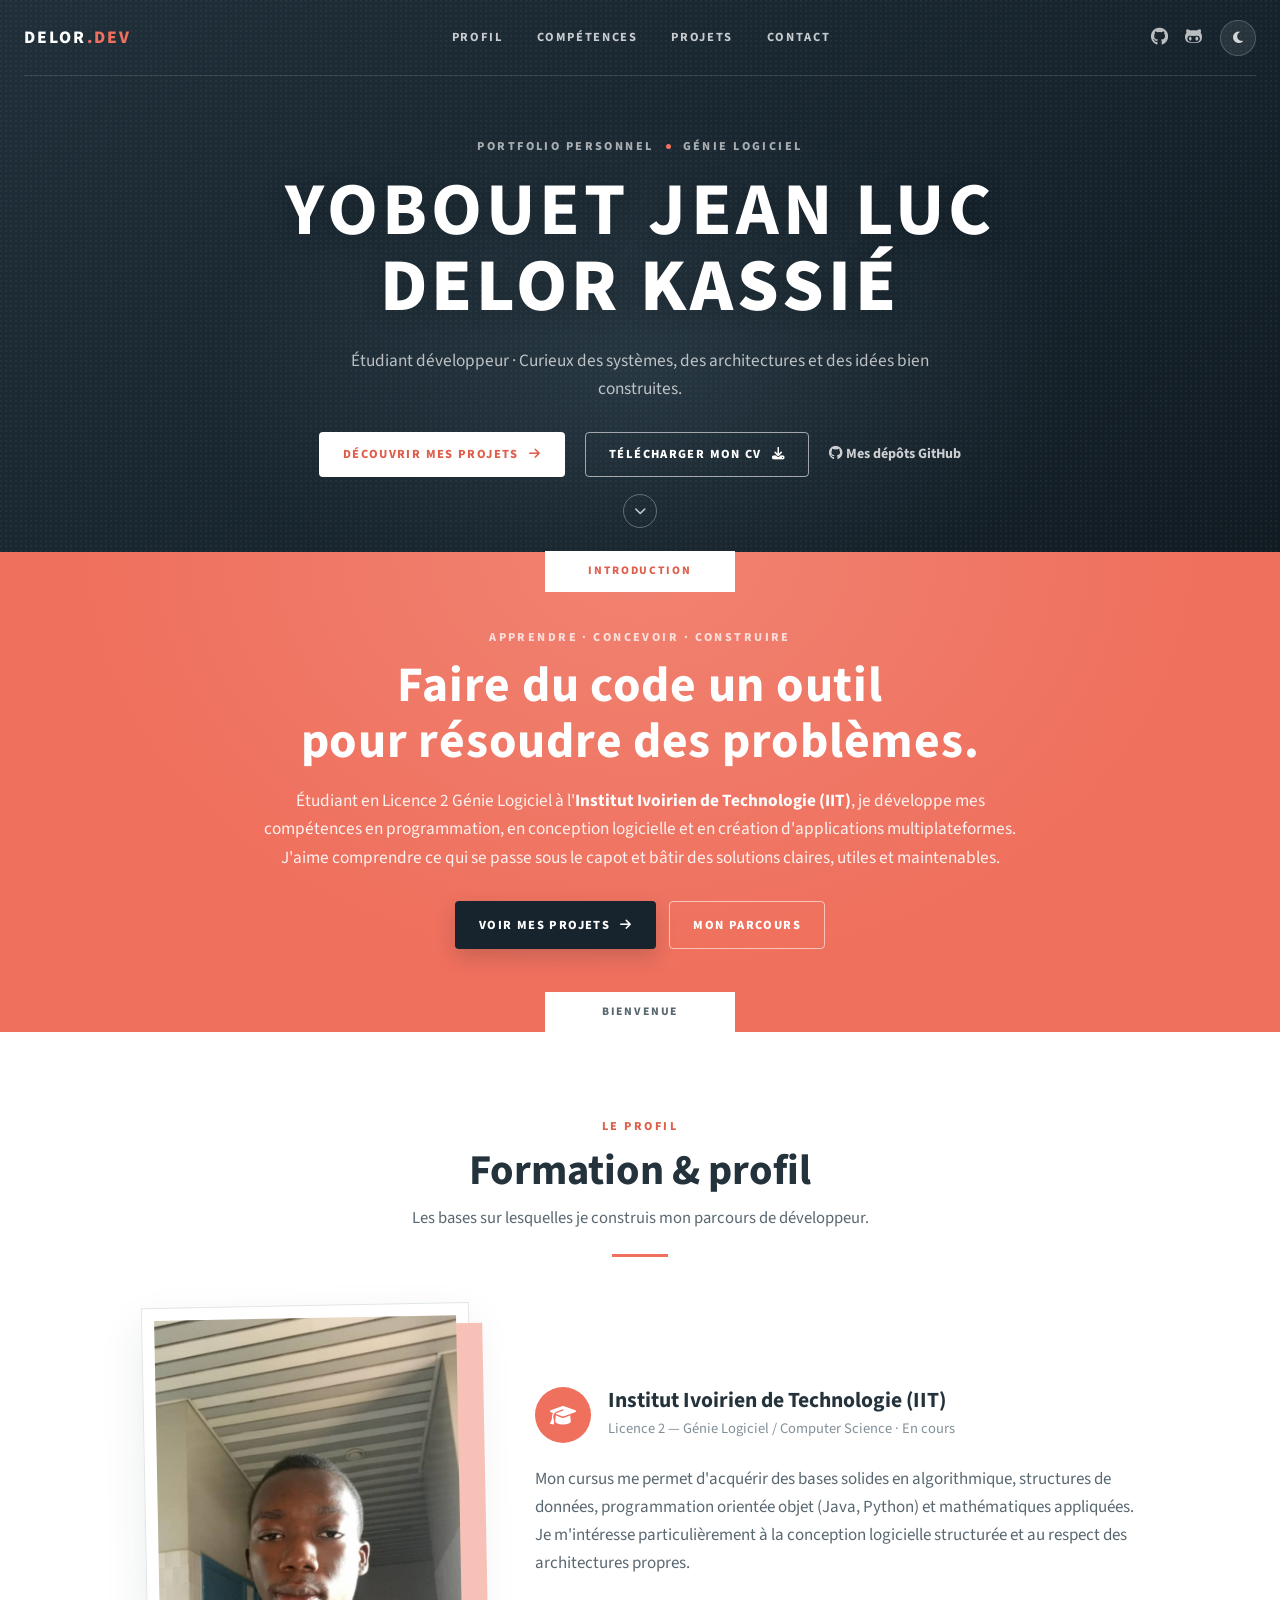
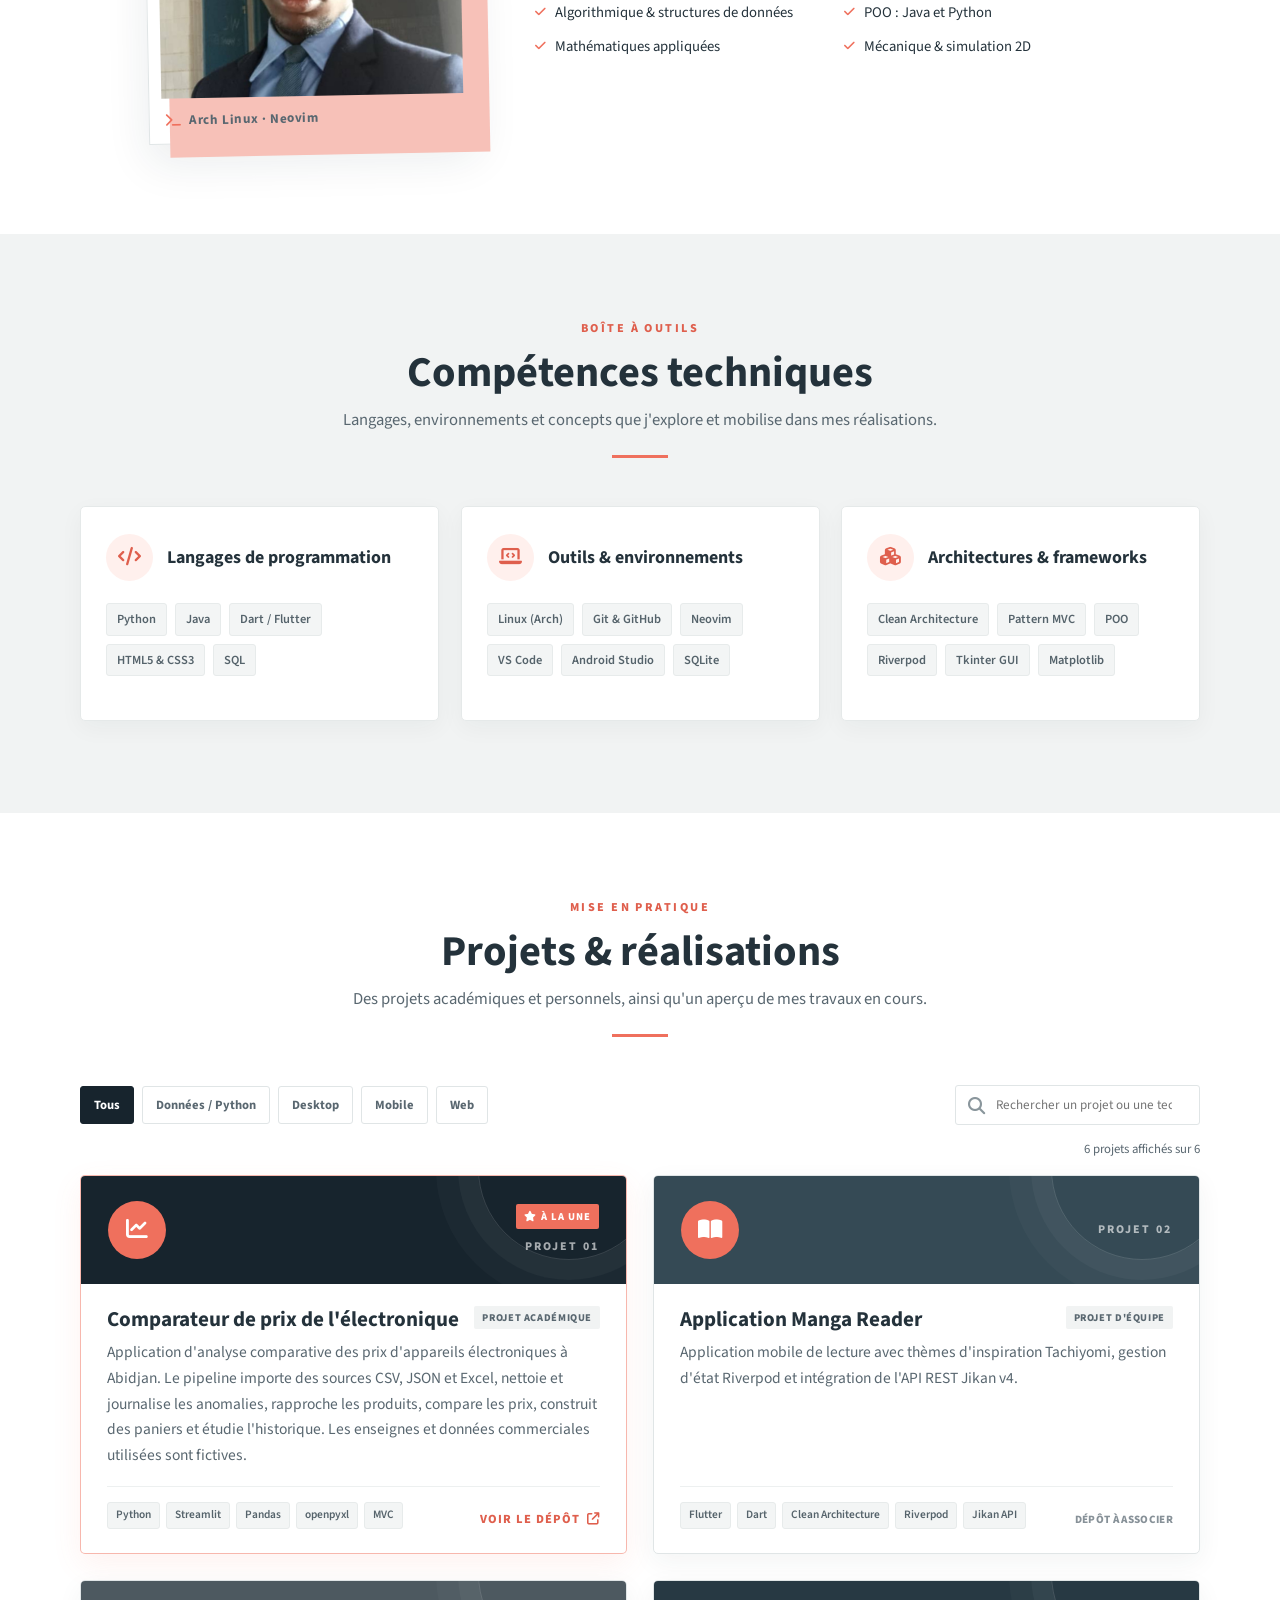
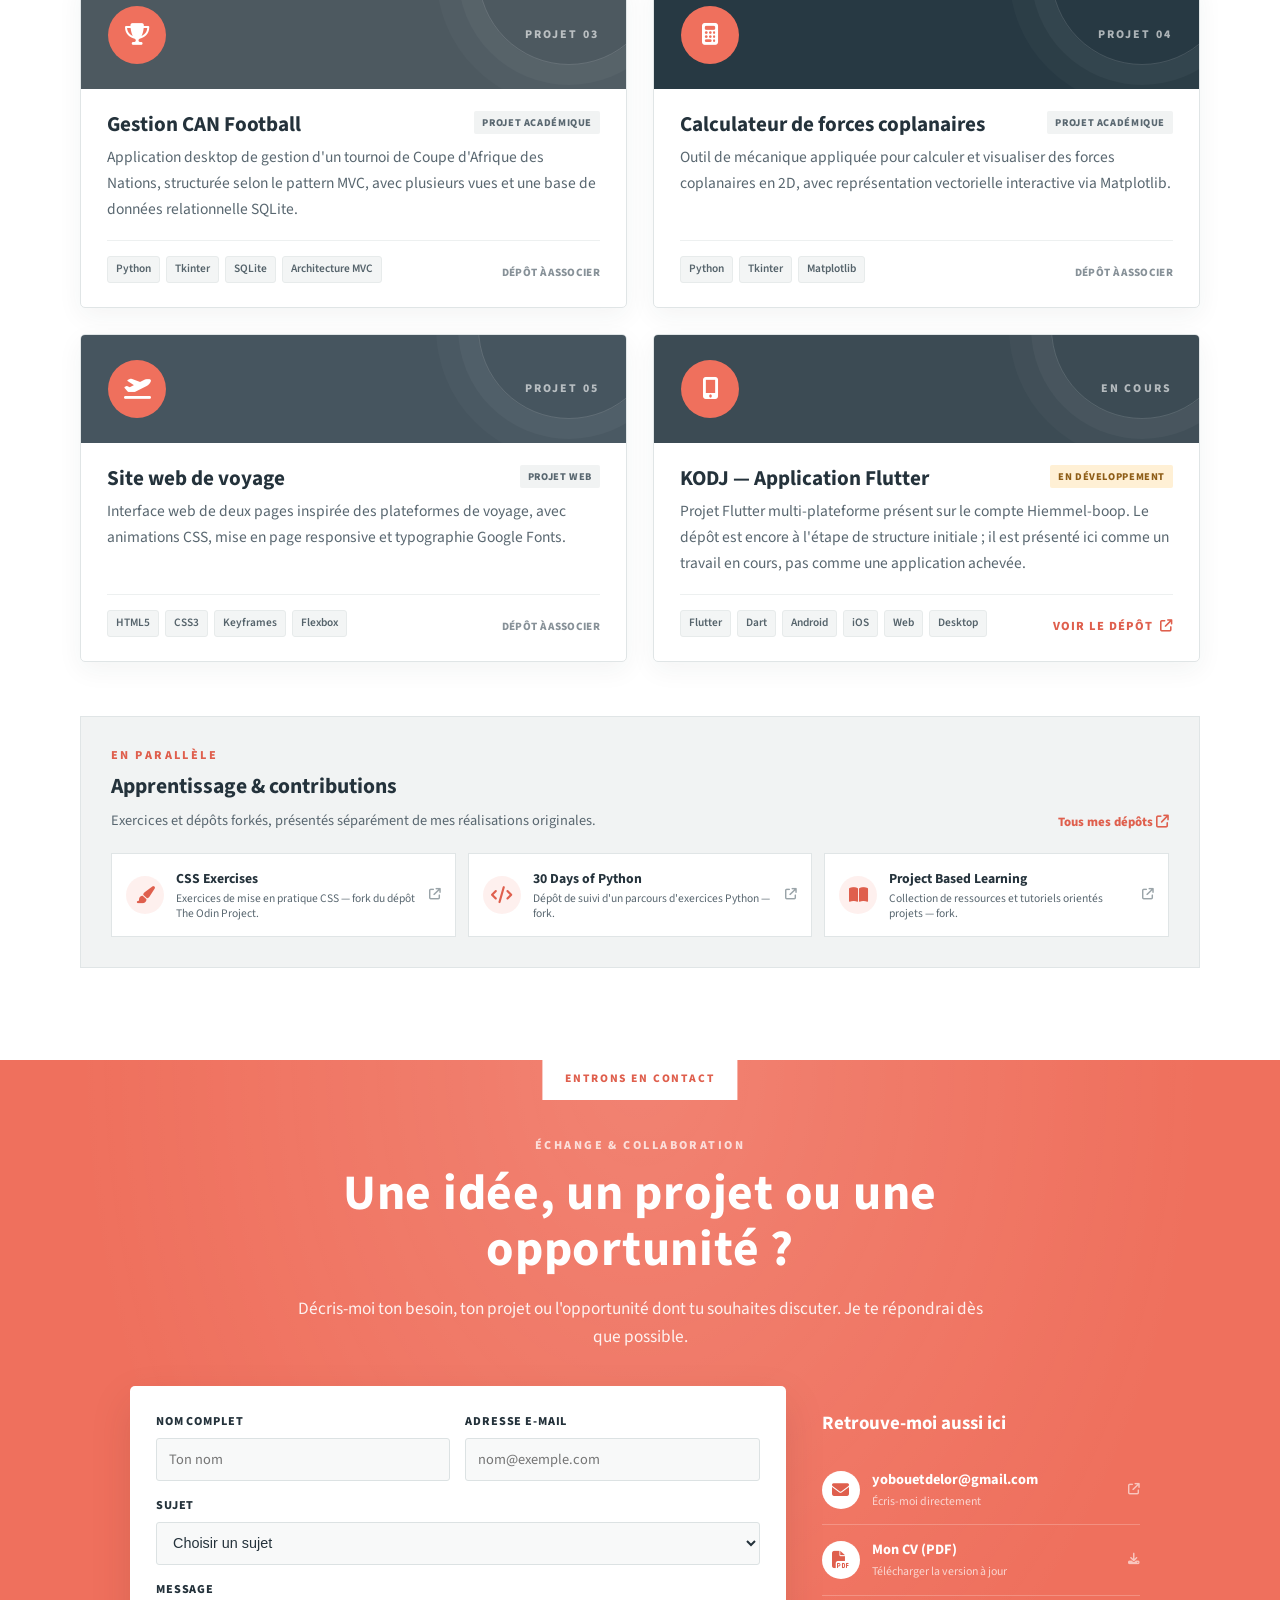
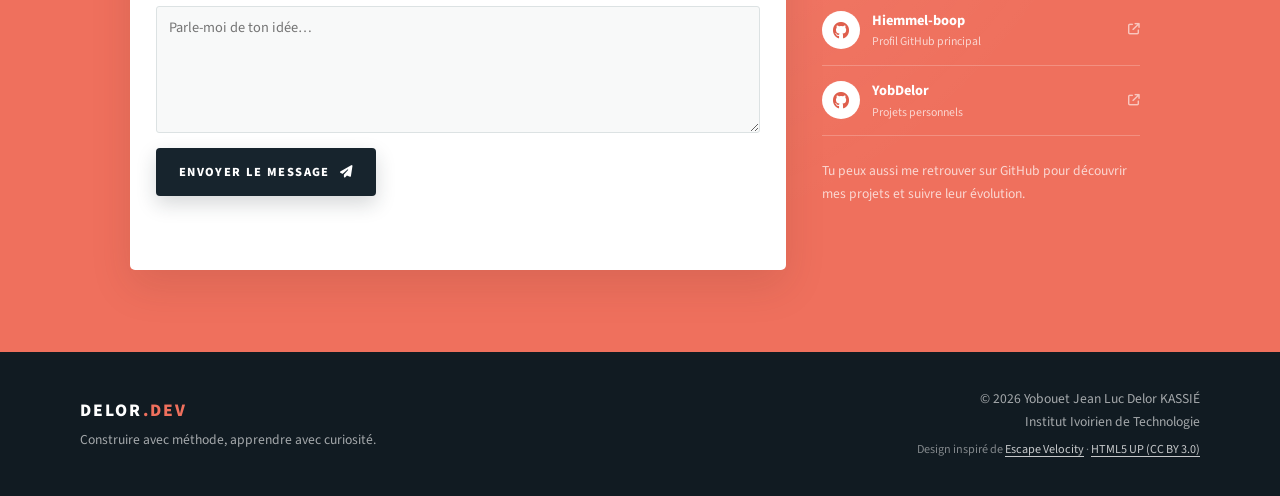
<file: index.html>
<!DOCTYPE html>
<html lang="fr" data-theme="light" class="scroll-smooth">
<head>
    <meta charset="UTF-8">
    <meta name="viewport" content="width=device-width, initial-scale=1.0">
    <meta name="theme-color" content="#17242d">
    <meta name="description" content="Portfolio de Yobouet Jean Luc Delor KASSIÉ, étudiant en génie logiciel : projets Python, Flutter, développement web et analyse de données.">
    <meta property="og:title" content="Yobouet Jean Luc Delor KASSIÉ — Portfolio">
    <meta property="og:description" content="Étudiant développeur. Projets, compétences et contact.">
    <meta property="og:type" content="website">
    <title>Yobouet Jean Luc Delor KASSIÉ — Portfolio</title>

    <link rel="preconnect" href="https://fonts.googleapis.com">
    <link rel="preconnect" href="https://fonts.gstatic.com" crossorigin>
    <link href="https://fonts.googleapis.com/css2?family=Source+Sans+3:wght@400;500;600;700;800&display=swap" rel="stylesheet">
    <link rel="stylesheet" href="https://cdnjs.cloudflare.com/ajax/libs/font-awesome/6.4.0/css/all.min.css">
    <link rel="stylesheet" href="assets/css/style.css">
</head>
<body>
    <div class="scroll-progress" aria-hidden="true"><span id="scroll-progress-bar"></span></div>
    <a class="skip-link" href="#main-content">Aller au contenu</a>

    <header class="site-header" id="top">
        <div class="topbar">
            <a class="brand" href="#top" aria-label="Retour en haut de page">DELOR<span>.DEV</span></a>

            <button class="menu-toggle" id="mobile-menu-btn" type="button" aria-label="Ouvrir le menu" aria-controls="primary-navigation" aria-expanded="false">
                <i class="fa-solid fa-bars" aria-hidden="true"></i>
            </button>

            <nav class="main-nav" id="primary-navigation" aria-label="Navigation principale">
                <a href="#about">Profil</a>
                <a href="#skills">Compétences</a>
                <a href="#projects">Projets</a>
                <a href="#contact">Contact</a>
            </nav>

            <div class="top-actions">
                <div class="top-socials" aria-label="Réseaux sociaux">
                    <a href="https://github.com/Hiemmel-boop" target="_blank" rel="noopener noreferrer" aria-label="GitHub Hiemmel-boop" title="GitHub Hiemmel-boop"><i class="fa-brands fa-github" aria-hidden="true"></i></a>
                    <a href="https://github.com/YobDelor" target="_blank" rel="noopener noreferrer" aria-label="GitHub YobDelor" title="GitHub YobDelor"><i class="fa-brands fa-github-alt" aria-hidden="true"></i></a>
                </div>
                <button class="theme-toggle" id="theme-toggle" type="button" aria-label="Activer le thème sombre" title="Changer de thème"><i class="fa-solid fa-moon" aria-hidden="true"></i></button>
            </div>
        </div>

        <div class="masthead">
            <p class="masthead-kicker">Portfolio personnel <span></span> Génie logiciel</p>
            <h1>Yobouet Jean Luc<br><strong>Delor KASSIÉ</strong></h1>
            <p class="masthead-subtitle">Étudiant développeur · Curieux des systèmes, des architectures et des idées bien construites.</p>
            <div class="masthead-actions">
                <a class="button button-light" href="#projects">Découvrir mes projets <i class="fa-solid fa-arrow-right" aria-hidden="true"></i></a>
                <a class="button button-outline-light" href="assets/cv/CV_Yobouet_Delor_Kassie.pdf" download="CV_Yobouet_Delor_Kassie.pdf">Télécharger mon CV <i class="fa-solid fa-download" aria-hidden="true"></i></a>
                <a class="masthead-github" href="https://github.com/YobDelor" target="_blank" rel="noopener noreferrer"><i class="fa-brands fa-github" aria-hidden="true"></i> Mes dépôts GitHub</a>
            </div>
            <a class="masthead-scroll" href="#intro" aria-label="Découvrir le portfolio"><i class="fa-solid fa-chevron-down" aria-hidden="true"></i></a>
        </div>
    </header>

    <main id="main-content">
        <section class="intro-band" id="intro" aria-labelledby="intro-title">
            <div class="section-tab section-tab-light">Introduction</div>
            <div class="container intro-content">
                <p class="eyebrow eyebrow-light">Apprendre · Concevoir · Construire</p>
                <h2 id="intro-title">Faire du code un outil<br class="desktop-break"> pour résoudre des problèmes.</h2>
                <p>
                    Étudiant en Licence 2 Génie Logiciel à l'<strong>Institut Ivoirien de Technologie (IIT)</strong>,
                    je développe mes compétences en programmation, en conception logicielle et en création
                    d'applications multiplateformes. J'aime comprendre ce qui se passe sous le capot et bâtir
                    des solutions claires, utiles et maintenables.
                </p>
                <div class="intro-actions">
                    <a class="button button-dark" href="#projects">Voir mes projets <i class="fa-solid fa-arrow-right" aria-hidden="true"></i></a>
                    <a class="button button-outline-light" href="#about">Mon parcours</a>
                </div>
            </div>
            <div class="section-tab section-tab-bottom">Bienvenue</div>
        </section>

        <section class="content-section about-section" id="about" aria-labelledby="about-title">
            <div class="container">
                <header class="section-heading">
                    <p class="eyebrow">Le profil</p>
                    <h2 id="about-title">Formation &amp; profil</h2>
                    <p>Les bases sur lesquelles je construis mon parcours de développeur.</p>
                </header>

                <div class="about-layout">
                    <figure class="profile-frame">
                        <img src="assets/images/profile.jpg" alt="Portrait de Yobouet Jean Luc Delor KASSIÉ" loading="lazy">
                        <figcaption><i class="fa-solid fa-terminal" aria-hidden="true"></i> Arch Linux · Neovim</figcaption>
                    </figure>

                    <div class="about-copy">
                        <div class="about-title-row">
                            <span class="icon-disc"><i class="fa-solid fa-graduation-cap" aria-hidden="true"></i></span>
                            <div>
                                <h3>Institut Ivoirien de Technologie (IIT)</h3>
                                <p class="muted">Licence 2 — Génie Logiciel / Computer Science · En cours</p>
                            </div>
                        </div>
                        <p>
                            Mon cursus me permet d'acquérir des bases solides en algorithmique, structures de données,
                            programmation orientée objet (Java, Python) et mathématiques appliquées. Je m'intéresse
                            particulièrement à la conception logicielle structurée et au respect des architectures propres.
                        </p>
                        <div class="study-list" aria-label="Domaines étudiés">
                            <span><i class="fa-solid fa-check" aria-hidden="true"></i> Algorithmique &amp; structures de données</span>
                            <span><i class="fa-solid fa-check" aria-hidden="true"></i> POO : Java et Python</span>
                            <span><i class="fa-solid fa-check" aria-hidden="true"></i> Mathématiques appliquées</span>
                            <span><i class="fa-solid fa-check" aria-hidden="true"></i> Mécanique &amp; simulation 2D</span>
                        </div>
                    </div>
                </div>
            </div>
        </section>

        <section class="content-section skills-section" id="skills" aria-labelledby="skills-title">
            <div class="container">
                <header class="section-heading">
                    <p class="eyebrow">Boîte à outils</p>
                    <h2 id="skills-title">Compétences techniques</h2>
                    <p>Langages, environnements et concepts que j'explore et mobilise dans mes réalisations.</p>
                </header>
                <div class="skills-grid" id="skills-container" aria-live="polite">
                    <p class="loading-note">Chargement des compétences…</p>
                </div>
            </div>
        </section>

        <section class="content-section projects-section" id="projects" aria-labelledby="projects-title">
            <div class="container">
                <header class="section-heading">
                    <p class="eyebrow">Mise en pratique</p>
                    <h2 id="projects-title">Projets &amp; réalisations</h2>
                    <p>Des projets académiques et personnels, ainsi qu'un aperçu de mes travaux en cours.</p>
                </header>

                <div class="project-tools">
                    <div class="project-filters" role="group" aria-label="Filtrer les projets">
                        <button class="filter-button is-active" type="button" data-filter="all" aria-pressed="true">Tous</button>
                        <button class="filter-button" type="button" data-filter="data" aria-pressed="false">Données / Python</button>
                        <button class="filter-button" type="button" data-filter="desktop" aria-pressed="false">Desktop</button>
                        <button class="filter-button" type="button" data-filter="mobile" aria-pressed="false">Mobile</button>
                        <button class="filter-button" type="button" data-filter="web" aria-pressed="false">Web</button>
                    </div>
                    <label class="project-search">
                        <i class="fa-solid fa-magnifying-glass" aria-hidden="true"></i>
                        <input id="project-search" type="search" placeholder="Rechercher un projet ou une technologie…" aria-label="Rechercher un projet ou une technologie">
                    </label>
                </div>

                <p class="project-results" id="project-results" aria-live="polite"></p>
                <div class="projects-grid" id="projects-container" aria-live="polite">
                    <p class="loading-note">Chargement des projets…</p>
                </div>
                <p class="project-empty" id="project-empty" hidden>Aucun projet ne correspond à cette recherche. Essaie un autre filtre ou un autre mot-clé.</p>

                <aside class="learning-panel" aria-labelledby="learning-title">
                    <div class="learning-panel-heading">
                        <div>
                            <p class="eyebrow">En parallèle</p>
                            <h3 id="learning-title">Apprentissage &amp; contributions</h3>
                            <p>Exercices et dépôts forkés, présentés séparément de mes réalisations originales.</p>
                        </div>
                        <a class="text-link" href="https://github.com/Hiemmel-boop" target="_blank" rel="noopener noreferrer">Tous mes dépôts <i class="fa-solid fa-arrow-up-right-from-square" aria-hidden="true"></i></a>
                    </div>
                    <div class="learning-repos" id="learning-repos"></div>
                </aside>
            </div>
        </section>

        <section class="contact-band" id="contact" aria-labelledby="contact-title">
            <div class="section-tab section-tab-light">Entrons en contact</div>
            <div class="container contact-content">
                <p class="eyebrow eyebrow-light">Échange &amp; collaboration</p>
                <h2 id="contact-title">Une idée, un projet ou une opportunité ?</h2>
                <p>Décris-moi ton besoin, ton projet ou l'opportunité dont tu souhaites discuter. Je te répondrai dès que possible.</p>

                <div class="contact-layout">
                    <form class="contact-form" id="contact-form" name="contact" method="POST" action="https://formspree.io/f/xvkawkbw" data-mailto="yobouetdelor@gmail.com">
                        <div class="form-honeypot" aria-hidden="true">
                            <label>Ne pas remplir ce champ <input name="_gotcha" tabindex="-1" autocomplete="off"></label>
                        </div>
                        <div class="form-row">
                            <label for="contact-name">Nom complet</label>
                            <input id="contact-name" name="name" type="text" autocomplete="name" placeholder="Ton nom" required minlength="2">
                        </div>
                        <div class="form-row">
                            <label for="contact-email">Adresse e-mail</label>
                            <input id="contact-email" name="email" type="email" autocomplete="email" placeholder="nom@exemple.com" required>
                        </div>
                        <div class="form-row form-row-full">
                            <label for="contact-subject">Sujet</label>
                            <select id="contact-subject" name="subject" required>
                                <option value="">Choisir un sujet</option>
                                <option value="Proposition de collaboration">Proposition de collaboration</option>
                                <option value="Opportunité professionnelle">Opportunité professionnelle</option>
                                <option value="Question sur un projet">Question sur un projet</option>
                                <option value="Autre demande">Autre demande</option>
                            </select>
                        </div>
                        <div class="form-row form-row-full">
                            <label for="contact-message">Message</label>
                            <textarea id="contact-message" name="message" rows="5" placeholder="Parle-moi de ton idée…" required minlength="10"></textarea>
                        </div>
                        <div class="form-submit-row">
                            <button class="button button-dark" type="submit">Envoyer le message <i class="fa-solid fa-paper-plane" aria-hidden="true"></i></button>
                        </div>
                        <p class="form-status" id="form-status" role="status" aria-live="polite"></p>
                    </form>

                    <div class="contact-aside">
                        <h3>Retrouve-moi aussi ici</h3>
                        <a class="social-contact" href="mailto:yobouetdelor@gmail.com"><i class="fa-solid fa-envelope" aria-hidden="true"></i><span><strong>yobouetdelor@gmail.com</strong><small>Écris-moi directement</small></span><i class="fa-solid fa-arrow-up-right-from-square" aria-hidden="true"></i></a>
                        <a class="social-contact" href="assets/cv/CV_Yobouet_Delor_Kassie.pdf" download="CV_Yobouet_Delor_Kassie.pdf"><i class="fa-solid fa-file-pdf" aria-hidden="true"></i><span><strong>Mon CV (PDF)</strong><small>Télécharger la version à jour</small></span><i class="fa-solid fa-download" aria-hidden="true"></i></a>
                        <a class="social-contact" href="https://github.com/Hiemmel-boop" target="_blank" rel="noopener noreferrer"><i class="fa-brands fa-github" aria-hidden="true"></i><span><strong>Hiemmel-boop</strong><small>Profil GitHub principal</small></span><i class="fa-solid fa-arrow-up-right-from-square" aria-hidden="true"></i></a>
                        <a class="social-contact" href="https://github.com/YobDelor" target="_blank" rel="noopener noreferrer"><i class="fa-brands fa-github" aria-hidden="true"></i><span><strong>YobDelor</strong><small>Projets personnels</small></span><i class="fa-solid fa-arrow-up-right-from-square" aria-hidden="true"></i></a>
                        <p class="contact-note">Tu peux aussi me retrouver sur GitHub pour découvrir mes projets et suivre leur évolution.</p>
                    </div>
                </div>
            </div>
        </section>
    </main>

    <footer class="site-footer">
        <div class="container footer-inner">
            <div>
                <a class="footer-brand" href="#top">DELOR<span>.DEV</span></a>
                <p>Construire avec méthode, apprendre avec curiosité.</p>
            </div>
            <div class="footer-meta">
                <p>© 2026 Yobouet Jean Luc Delor KASSIÉ<br>Institut Ivoirien de Technologie</p>
                <p class="template-credit">Design inspiré de <a href="https://html5up.net/escape-velocity" target="_blank" rel="noopener noreferrer">Escape Velocity</a> · <a href="https://html5up.net/license" target="_blank" rel="noopener noreferrer">HTML5 UP (CC BY 3.0)</a></p>
            </div>
        </div>
    </footer>

    <button class="back-to-top" id="back-to-top" type="button" aria-label="Retour en haut de page" title="Retour en haut"><i class="fa-solid fa-arrow-up" aria-hidden="true"></i></button>

    <script src="assets/js/data.js"></script>
    <script src="assets/js/main.js"></script>
</body>
</html>
</file>
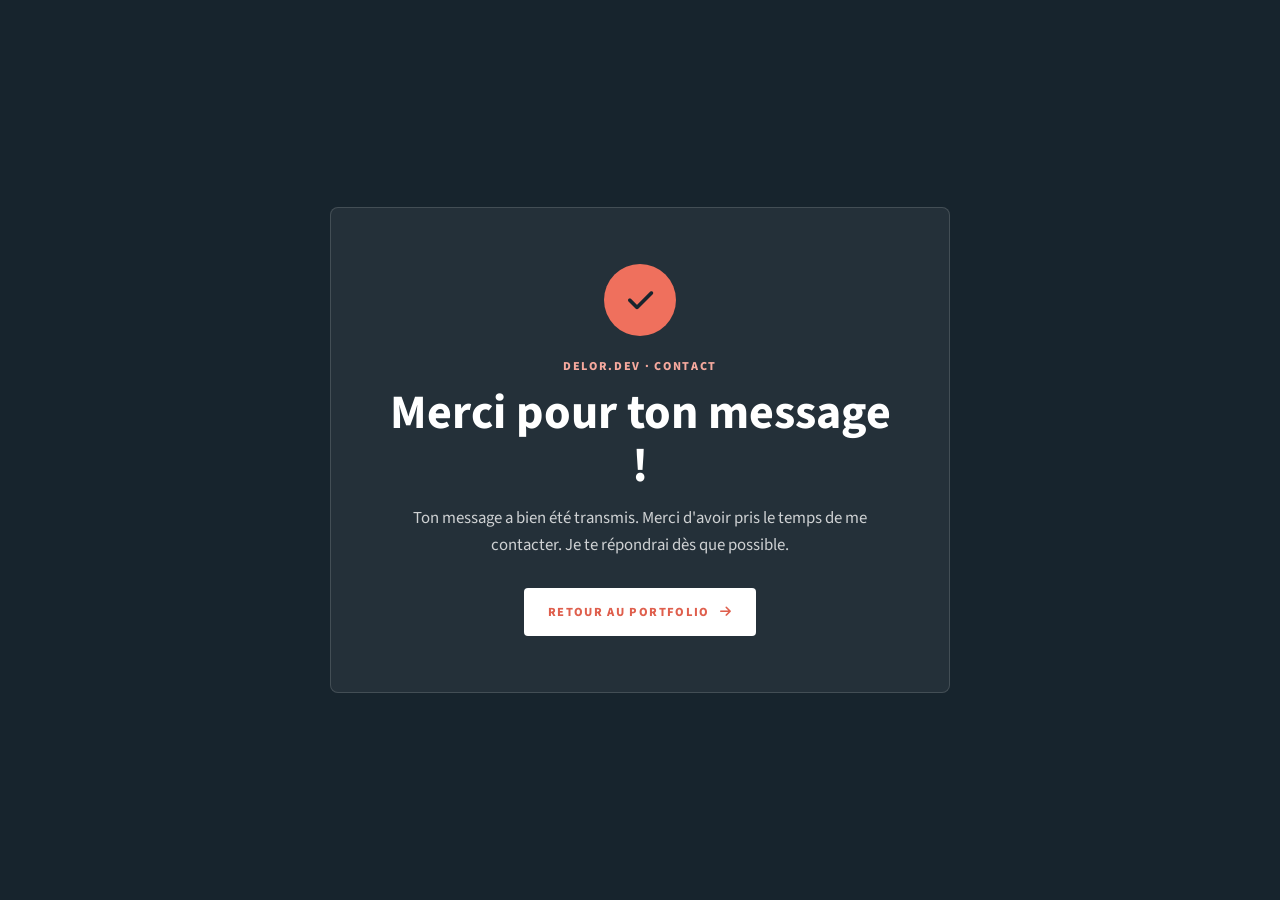
<file: merci.html>
<!DOCTYPE html>
<html lang="fr">
<head>
    <meta charset="UTF-8">
    <meta name="viewport" content="width=device-width, initial-scale=1.0">
    <meta name="theme-color" content="#17242d">
    <meta name="robots" content="noindex, follow">
    <title>Message envoyé — DELOR.DEV</title>
    <link rel="preconnect" href="https://fonts.googleapis.com">
    <link rel="preconnect" href="https://fonts.gstatic.com" crossorigin>
    <link href="https://fonts.googleapis.com/css2?family=Source+Sans+3:wght@400;500;600;700;800&display=swap" rel="stylesheet">
    <link rel="stylesheet" href="https://cdnjs.cloudflare.com/ajax/libs/font-awesome/6.4.0/css/all.min.css">
    <link rel="stylesheet" href="assets/css/style.css">
    <style>
        body { min-height: 100vh; display: grid; place-items: center; padding: 28px; background: #17242d; color: #fff; text-align: center; }
        main { width: min(100%, 620px); padding: clamp(28px, 6vw, 56px); background: rgba(255,255,255,.06); border: 1px solid rgba(255,255,255,.14); border-radius: 8px; }
        .success-icon { display: grid; width: 72px; height: 72px; margin: 0 auto 22px; place-items: center; color: #17242d; background: #ef705d; border-radius: 50%; font-size: 1.8rem; }
        h1 { margin: 0 0 12px; font-size: clamp(2rem, 5vw, 3rem); line-height: 1.1; }
        p { margin: 0 auto 28px; color: rgba(255,255,255,.78); font-size: 1.05rem; }
        .button { width: auto; }
    </style>
</head>
<body>
    <main>
        <div class="success-icon" aria-hidden="true"><i class="fa-solid fa-check"></i></div>
        <p class="eyebrow" style="color:#f6a99e; letter-spacing:.14em; text-transform:uppercase; font-weight:800;">DELOR.DEV · CONTACT</p>
        <h1>Merci pour ton message !</h1>
        <p>Ton message a bien été transmis. Merci d'avoir pris le temps de me contacter. Je te répondrai dès que possible.</p>
        <a class="button button-light" href="/">Retour au portfolio <i class="fa-solid fa-arrow-right" aria-hidden="true"></i></a>
    </main>
</body>
</html>
</file>
<file: assets/css/style.css>
/* -------------------------------------------------------------
   DELOR.DEV — visual direction inspired by HTML5 UP / Escape Velocity
   Palette: deep blue charcoal, warm coral, soft neutral white.
   ------------------------------------------------------------- */

:root {
    color-scheme: light;
    --ink: #24323b;
    --ink-soft: #596770;
    --night: #17242d;
    --night-deep: #111b22;
    --coral: #ef705d;
    --coral-dark: #df5f4d;
    --paper: #ffffff;
    --mist: #f1f3f3;
    --line: #e0e5e6;
    --shadow: 0 18px 45px rgba(26, 42, 51, .09);
    --motion-ease: cubic-bezier(.22, 1, .36, 1);
    --content-width: 1120px;
    --font: 'Source Sans 3', 'Segoe UI', sans-serif;
}

* { box-sizing: border-box; }
html { scroll-behavior: smooth; scroll-padding-top: 24px; }
body {
    margin: 0;
    color: var(--ink);
    background: var(--paper);
    font-family: var(--font);
    font-size: 17px;
    line-height: 1.65;
    -webkit-font-smoothing: antialiased;
}
body, button, input, textarea { font-family: var(--font); }
a { color: inherit; text-decoration: none; }
button, a { -webkit-tap-highlight-color: transparent; }
a:focus-visible, button:focus-visible { outline: 3px solid #ffd1c8; outline-offset: 4px; }
img { display: block; max-width: 100%; }
.container { width: min(var(--content-width), calc(100% - 48px)); margin-inline: auto; }

.skip-link {
    position: fixed; z-index: 1000; top: 12px; left: 12px;
    padding: 9px 14px; color: var(--night); background: #fff;
    border-radius: 4px; transform: translateY(-160%); transition: transform .2s ease;
}
.skip-link:focus { transform: translateY(0); }

/* Masthead: dark and understated, with centred identity */
.site-header {
    position: relative;
    overflow: hidden;
    color: #fff;
    background:
        radial-gradient(ellipse at 50% 68%, rgba(86, 111, 125, .25), transparent 48%),
        radial-gradient(circle at 18% 20%, rgba(255,255,255,.045) 0 1px, transparent 1.5px),
        linear-gradient(145deg, #202f39 0%, var(--night) 58%, #111b22 100%);
    background-size: auto, 5px 5px, auto;
}
.topbar {
    position: relative;
    z-index: 5;
    display: flex;
    align-items: center;
    justify-content: space-between;
    width: min(1240px, calc(100% - 48px));
    min-height: 76px;
    margin: auto;
    border-bottom: 1px solid rgba(255,255,255,.12);
}
.brand, .footer-brand {
    color: #fff;
    font-size: 1.1rem;
    font-weight: 800;
    letter-spacing: .12em;
}
.brand span, .footer-brand span { color: var(--coral); }
.main-nav { display: flex; align-items: center; gap: 34px; }
.main-nav a {
    color: rgba(255,255,255,.76);
    font-size: .78rem;
    font-weight: 700;
    letter-spacing: .13em;
    text-transform: uppercase;
    transition: color .2s ease;
}
.main-nav a:hover, .main-nav a:focus-visible { color: #fff; }
.top-socials { display: flex; gap: 17px; }
.top-socials a { color: rgba(255,255,255,.7); font-size: 1.12rem; transition: color .2s ease, transform .2s ease; }
.top-socials a:hover { color: #fff; transform: translateY(-2px); }
.menu-toggle {
    display: none;
    width: 42px; height: 42px;
    color: #fff; background: rgba(255,255,255,.08);
    border: 1px solid rgba(255,255,255,.18); border-radius: 4px;
    font-size: 1.1rem; cursor: pointer;
}
.masthead {
    position: relative;
    display: flex;
    min-height: 440px;
    flex-direction: column;
    align-items: center;
    justify-content: center;
    padding: 62px 24px 75px;
    text-align: center;
}
.masthead-kicker, .eyebrow {
    margin: 0 0 12px;
    color: var(--coral-dark);
    font-size: .76rem;
    font-weight: 800;
    letter-spacing: .2em;
    line-height: 1.4;
    text-transform: uppercase;
}
.masthead-kicker { display: flex; align-items: center; gap: 12px; color: rgba(255,255,255,.62); }
.masthead-kicker span { width: 5px; height: 5px; border-radius: 50%; background: var(--coral); }
.masthead h1 {
    margin: 7px 0 13px;
    color: #fff;
    font-size: clamp(2.55rem, 6vw, 4.65rem);
    font-weight: 700;
    letter-spacing: .055em;
    line-height: 1.02;
    text-transform: uppercase;
    text-shadow: 0 3px 24px rgba(0,0,0,.2);
}
.masthead h1 strong { color: #fff; font-weight: 800; }
.masthead-subtitle { max-width: 610px; margin: 8px 0 0; color: rgba(255,255,255,.7); font-size: 1.08rem; }
.masthead-scroll {
    position: absolute; bottom: 24px; left: 50%;
    display: grid; width: 34px; height: 34px; place-items: center;
    color: rgba(255,255,255,.75); border: 1px solid rgba(255,255,255,.3); border-radius: 50%;
    font-size: .75rem; transform: translateX(-50%); transition: background .2s ease, color .2s ease;
}
.masthead-scroll:hover { color: var(--night); background: #fff; }

/* Coral introduction / call-to-action bands */
.intro-band, .contact-band {
    position: relative;
    color: #fff;
    background:
        radial-gradient(ellipse at 50% 0%, rgba(255,255,255,.13), transparent 62%),
        var(--coral);
    text-align: center;
}
.intro-band { padding: 77px 0 83px; }
.section-tab {
    position: absolute;
    top: 0; left: 50%;
    min-width: 190px;
    padding: 10px 23px 12px;
    font-size: .72rem;
    font-weight: 800;
    letter-spacing: .16em;
    text-align: center;
    text-transform: uppercase;
    transform: translate(-50%, -1px);
}
.section-tab-light { color: var(--coral-dark); background: #fff; }
.section-tab-bottom { top: auto; bottom: 0; color: var(--ink-soft); background: #fff; transform: translate(-50%, 1px); }
.intro-content { max-width: 850px; }
.eyebrow-light { color: rgba(255,255,255,.74); }
.intro-content h2, .contact-content h2 {
    margin: 0 auto 17px;
    color: #fff;
    font-size: clamp(2rem, 4.2vw, 3.1rem);
    font-weight: 700;
    letter-spacing: .015em;
    line-height: 1.13;
}
.intro-content > p:not(.eyebrow), .contact-content > p:not(.eyebrow) {
    max-width: 760px; margin: 0 auto;
    color: rgba(255,255,255,.9); font-size: 1.08rem;
}
.intro-content strong { color: #fff; font-weight: 700; }
.intro-actions, .contact-actions { display: flex; justify-content: center; flex-wrap: wrap; gap: 13px; margin-top: 29px; }
.button {
    display: inline-flex; min-height: 48px; align-items: center; justify-content: center; gap: 10px;
    padding: 11px 23px;
    border: 1px solid transparent; border-radius: 4px;
    font-size: .78rem; font-weight: 800; letter-spacing: .11em; text-transform: uppercase;
    transition: transform .34s var(--motion-ease), background .34s var(--motion-ease), color .34s var(--motion-ease), border-color .34s var(--motion-ease);
}
.button:hover { transform: translateY(-2px); }
.button-dark { color: #fff; background: var(--night); box-shadow: 0 8px 20px rgba(26,39,47,.18); }
.button-dark:hover { background: var(--night-deep); }
.button-outline-light { color: #fff; border-color: rgba(255,255,255,.58); background: transparent; }
.button-outline-light:hover { color: var(--coral-dark); background: #fff; border-color: #fff; }
.button-light { color: var(--coral-dark); background: #fff; }
.button-light:hover { color: var(--night); background: #f4f4f4; }

/* Content sections */
.content-section { padding: 86px 0 92px; }
.about-section { background: #fff; }
.skills-section { background: var(--mist); }
.projects-section { background: #fff; }
.section-heading { max-width: 730px; margin: 0 auto 48px; text-align: center; }
.section-heading h2 {
    margin: 0 0 9px; color: var(--ink);
    font-size: clamp(2rem, 3.5vw, 2.65rem); font-weight: 700; line-height: 1.15;
}
.section-heading > p:last-child { margin: 0; color: var(--ink-soft); font-size: 1.04rem; }
.section-heading::after {
    display: block; width: 56px; height: 3px; margin: 21px auto 0;
    background: var(--coral); content: '';
}

.about-layout { display: grid; grid-template-columns: minmax(240px, .82fr) minmax(0, 1.5fr); align-items: center; gap: 62px; max-width: 990px; margin: auto; }
.profile-frame {
    position: relative; margin: 0; padding: 12px;
    background: #fff; border: 1px solid var(--line); box-shadow: var(--shadow);
    transform: rotate(-1.1deg);
}
.profile-frame::before { position: absolute; z-index: -1; inset: 20px -14px -14px 20px; background: #f7c1b8; content: ''; }
.profile-frame img { width: 100%; aspect-ratio: 4 / 5; object-fit: cover; object-position: center 25%; }
.profile-frame figcaption { display: flex; align-items: center; gap: 8px; padding: 11px 4px 1px; color: var(--ink-soft); font-size: .83rem; font-weight: 700; letter-spacing: .04em; }
.profile-frame figcaption i { color: var(--coral); }
.about-copy > p { color: var(--ink-soft); margin: 22px 0 24px; }
.about-title-row { display: flex; align-items: center; gap: 17px; }
.icon-disc {
    display: grid; width: 56px; height: 56px; flex: 0 0 56px; place-items: center;
    color: #fff; background: var(--coral); border-radius: 50%; font-size: 1.3rem;
}
.about-title-row h3 { margin: 0 0 3px; color: var(--ink); font-size: 1.35rem; line-height: 1.2; }
.about-title-row .muted { margin: 0; color: #829099; font-size: .91rem; }
.study-list { display: grid; grid-template-columns: repeat(2, minmax(0, 1fr)); gap: 10px 18px; }
.study-list span { display: flex; align-items: flex-start; gap: 9px; color: var(--ink); font-size: .92rem; }
.study-list i { margin-top: 5px; color: var(--coral); font-size: .76rem; }

/* Skill cards */
.skills-grid { display: grid; grid-template-columns: repeat(3, minmax(0, 1fr)); gap: 22px; }
.skill-card {
    min-height: 215px; padding: 27px 25px 25px;
    background: #fff; border: 1px solid #e5e9e9; border-radius: 5px;
    box-shadow: 0 7px 23px rgba(29, 47, 55, .045);
    transition: transform .42s var(--motion-ease), box-shadow .42s var(--motion-ease), border-color .42s var(--motion-ease);
}
.skill-card:hover { transform: translateY(-5px); border-color: #efb0a6; box-shadow: var(--shadow); }
.skill-card-header { display: flex; align-items: center; gap: 14px; margin-bottom: 22px; }
.skill-icon { display: grid; width: 47px; height: 47px; flex: 0 0 47px; place-items: center; color: var(--coral-dark); background: #fff0ed; border-radius: 50%; font-size: 1.15rem; }
.skill-card h3 { margin: 0; color: var(--ink); font-size: 1.12rem; line-height: 1.2; }
.skill-tags { display: flex; flex-wrap: wrap; gap: 8px; }
.skill-tags span, .project-tech span {
    display: inline-flex; align-items: center; padding: 5px 10px;
    color: #55636b; background: #f3f5f5; border: 1px solid #e7ebeb; border-radius: 3px;
    font-size: .78rem; font-weight: 600;
}

/* Project cards */
.projects-grid { display: grid; grid-template-columns: repeat(2, minmax(0, 1fr)); gap: 26px; }
.project-card {
    display: flex; min-height: 310px; flex-direction: column;
    overflow: hidden; background: #fff; border: 1px solid var(--line); border-radius: 5px;
    box-shadow: 0 8px 26px rgba(29, 47, 55, .055);
    transition: transform .42s var(--motion-ease), box-shadow .42s var(--motion-ease);
}
.project-card:hover { transform: translateY(-4px); box-shadow: var(--shadow); }
.project-cover {
    position: relative; display: flex; min-height: 108px; align-items: center; justify-content: space-between;
    padding: 23px 27px; overflow: hidden; color: #fff; background: var(--night);
}
.project-cover::after { position: absolute; width: 180px; height: 180px; right: -34px; top: -98px; border: 1px solid rgba(255,255,255,.14); border-radius: 50%; box-shadow: 0 0 0 20px rgba(255,255,255,.035), 0 0 0 42px rgba(255,255,255,.025); content: ''; }
.project-card:nth-child(2) .project-cover { background: #354a55; }
.project-card:nth-child(3) .project-cover { background: #4d5960; }
.project-card:nth-child(4) .project-cover { background: #273943; }
.project-icon { position: relative; z-index: 1; display: grid; width: 58px; height: 58px; place-items: center; color: #fff; background: var(--coral); border-radius: 50%; font-size: 1.35rem; }
.project-number { position: relative; z-index: 1; color: rgba(255,255,255,.62); font-size: .74rem; font-weight: 800; letter-spacing: .18em; }
.project-body { display: flex; flex: 1; flex-direction: column; padding: 22px 26px 24px; }
.project-body h3 { margin: 0 0 8px; color: var(--ink); font-size: 1.32rem; line-height: 1.25; }
.project-body p { margin: 0 0 18px; color: var(--ink-soft); font-size: .97rem; }
.project-footer { display: flex; align-items: flex-end; justify-content: space-between; gap: 16px; margin-top: auto; padding-top: 15px; border-top: 1px solid #edf0f0; }
.project-tech { display: flex; flex-wrap: wrap; gap: 6px; }
.project-tech span { padding: 3px 8px; font-size: .71rem; }
.project-link { display: inline-flex; flex: 0 0 auto; align-items: center; gap: 7px; color: var(--coral-dark); font-size: .78rem; font-weight: 800; letter-spacing: .08em; text-transform: uppercase; }
.project-link:hover { color: var(--ink); }

/* Contact and footer */
.contact-band { padding: 77px 0 82px; }
.contact-content { max-width: 790px; }
.contact-content h2 { max-width: 720px; }
.contact-content > p:not(.eyebrow) { max-width: 700px; }
.contact-note { margin-top: 18px !important; color: rgba(255,255,255,.72) !important; font-size: .85rem !important; }
.site-footer { padding: 36px 0; color: rgba(255,255,255,.62); background: var(--night-deep); }
.footer-inner { display: flex; align-items: center; justify-content: space-between; gap: 30px; }
.footer-brand { display: inline-block; margin-bottom: 4px; }
.footer-inner p { margin: 0; font-size: .85rem; }
.footer-meta { text-align: right; }
.footer-meta > p:first-child { margin-bottom: 7px; }
.template-credit { color: rgba(255,255,255,.47); font-size: .76rem !important; }
.template-credit a { color: rgba(255,255,255,.76); text-decoration: underline; text-underline-offset: 3px; }
.template-credit a:hover { color: #fff; }
.loading-note { grid-column: 1 / -1; color: var(--ink-soft); text-align: center; }

/* Smooth, restrained entrance motion; respects reduced-motion preferences. */
.js-reveal {
    opacity: 0;
    transform: translate3d(0, 18px, 0);
    transition:
        opacity .82s var(--motion-ease),
        transform .82s var(--motion-ease);
    transition-delay: var(--reveal-delay, 0ms);
    will-change: opacity, transform;
}
.js-reveal.is-visible { opacity: 1; transform: translate3d(0, 0, 0); }

@media (max-width: 900px) {
    .topbar { width: min(100% - 36px, 760px); }
    .main-nav { gap: 20px; }
    .main-nav a { font-size: .72rem; letter-spacing: .1em; }
    .top-socials { gap: 11px; }
    .about-layout { gap: 40px; }
    .skills-grid { grid-template-columns: repeat(2, minmax(0, 1fr)); }
}

@media (max-width: 680px) {
    body { font-size: 16px; }
    .container { width: min(100% - 36px, var(--content-width)); }
    .topbar { min-height: 68px; }
    .menu-toggle { display: block; order: 3; }
    .top-socials { margin-left: auto; margin-right: 16px; }
    .main-nav {
        position: absolute; top: calc(100% + 1px); left: -18px; right: -18px;
        display: none; flex-direction: column; align-items: stretch; gap: 0;
        padding: 8px 18px 15px; background: #1a2933; border-bottom: 1px solid rgba(255,255,255,.14);
        box-shadow: 0 12px 22px rgba(0,0,0,.18);
    }
    .main-nav.is-open { display: flex; }
    .main-nav a { padding: 12px 5px; border-bottom: 1px solid rgba(255,255,255,.08); font-size: .78rem; }
    .main-nav a:last-child { border-bottom: 0; }
    .masthead { min-height: 390px; padding: 55px 20px 68px; }
    .masthead h1 { font-size: clamp(2.2rem, 10vw, 3.45rem); }
    .masthead-subtitle { max-width: 450px; font-size: .98rem; }
    .intro-band, .contact-band { padding: 73px 0 77px; }
    .intro-content h2, .contact-content h2 { font-size: clamp(1.85rem, 8vw, 2.5rem); }
    .desktop-break { display: none; }
    .intro-content > p:not(.eyebrow), .contact-content > p:not(.eyebrow) { font-size: 1rem; }
    .content-section { padding: 68px 0 72px; }
    .section-heading { margin-bottom: 35px; }
    .about-layout { grid-template-columns: 1fr; gap: 35px; max-width: 500px; }
    .profile-frame { width: min(75%, 310px); margin: 0 auto; }
    .study-list { grid-template-columns: 1fr; }
    .skills-grid, .projects-grid { grid-template-columns: 1fr; }
    .skill-card { min-height: auto; }
    .project-card { min-height: 0; }
    .footer-inner { align-items: flex-start; flex-direction: column; }
    .footer-meta { text-align: left; }
}

@media (max-width: 390px) {
    .top-socials { gap: 9px; margin-right: 10px; }
    .brand { font-size: .98rem; }
    .button { width: 100%; }
    .project-footer { align-items: flex-start; flex-direction: column; }
}

@media (prefers-reduced-motion: reduce) {
    *, *::before, *::after { scroll-behavior: auto !important; animation-duration: .01ms !important; animation-iteration-count: 1 !important; transition-duration: .01ms !important; }
    .js-reveal { opacity: 1; transform: none; transition: none; transition-delay: 0ms; will-change: auto; }
}

/* -------------------------------------------------------------
   Portfolio enhancements: project discovery, contact, theme toggle
   ------------------------------------------------------------- */
.scroll-progress {
    position: fixed; z-index: 1200; inset: 0 0 auto; height: 3px;
    background: transparent; pointer-events: none;
}
.scroll-progress span { display: block; width: 0; height: 100%; background: var(--coral); transition: width .08s linear; }
.top-actions { display: flex; align-items: center; gap: 18px; }
.theme-toggle {
    display: grid; width: 36px; height: 36px; place-items: center;
    color: rgba(255,255,255,.8); background: rgba(255,255,255,.08);
    border: 1px solid rgba(255,255,255,.18); border-radius: 50%;
    cursor: pointer; transition: background .2s ease, color .2s ease, transform .2s ease;
}
.theme-toggle:hover { color: var(--night); background: #fff; transform: rotate(-12deg); }
.masthead-actions { display: flex; flex-wrap: wrap; align-items: center; justify-content: center; gap: 20px; margin-top: 28px; }
.masthead-actions .button { min-height: 45px; }
.masthead-github { color: rgba(255,255,255,.78); font-size: .88rem; font-weight: 700; }
.masthead-github:hover { color: #fff; }

/* Project discovery tools */
.project-tools { display: flex; align-items: center; justify-content: space-between; gap: 18px; margin: 0 0 14px; }
.project-filters { display: flex; flex-wrap: wrap; gap: 8px; }
.filter-button {
    min-height: 38px; padding: 7px 13px; color: var(--ink-soft); background: var(--paper);
    border: 1px solid var(--line); border-radius: 3px; font-size: .79rem; font-weight: 700;
    cursor: pointer; transition: color .2s ease, background .2s ease, border-color .2s ease;
}
.filter-button:hover, .filter-button.is-active { color: #fff; background: var(--night); border-color: var(--night); }
.project-search { display: flex; min-width: 245px; align-items: center; gap: 9px; padding: 0 12px; color: #8a969c; background: var(--paper); border: 1px solid var(--line); border-radius: 3px; }
.project-search input { width: 100%; min-height: 38px; color: var(--ink); background: transparent; border: 0; outline: 0; font-size: .82rem; }
.project-search:focus-within { border-color: var(--coral); box-shadow: 0 0 0 3px rgba(239,112,93,.12); }
.project-results { margin: 0 0 14px; color: var(--ink-soft); font-size: .8rem; text-align: right; }
.project-empty { padding: 30px; color: var(--ink-soft); text-align: center; border: 1px dashed var(--line); }
.project-card[hidden] { display: none; }
.project-cover-meta { position: relative; z-index: 1; display: flex; align-items: flex-end; flex-direction: column; gap: 8px; }
.featured-label { padding: 4px 8px; color: #fff; background: var(--coral); border-radius: 2px; font-size: .66rem; font-weight: 800; letter-spacing: .1em; text-transform: uppercase; }
.project-number { text-align: right; }
.project-card:nth-child(2) .project-cover { background: #354a55; }
.project-card:nth-child(3) .project-cover { background: #4d5960; }
.project-card:nth-child(4) .project-cover { background: #273943; }
.project-card:nth-child(5) .project-cover { background: #46555f; }
.project-card:nth-child(6) .project-cover { background: #3c4b54; }
.project-card.is-featured { border-color: rgba(239,112,93,.5); box-shadow: 0 10px 30px rgba(239,112,93,.09); }
.project-title-row { display: flex; flex-wrap: wrap; align-items: flex-start; justify-content: space-between; gap: 9px; margin-bottom: 8px; }
.project-title-row h3 { margin: 0; }
.project-status { flex: 0 0 auto; padding: 3px 8px; color: var(--ink-soft); background: var(--mist); border-radius: 2px; font-size: .65rem; font-weight: 800; letter-spacing: .06em; text-transform: uppercase; }
.status-progress { color: #8e5d17; background: #fff0d5; }
.project-link-muted { color: #879198; font-size: .7rem; letter-spacing: .03em; cursor: help; }

/* Learning / forked repositories */
.learning-panel { margin-top: 54px; padding: 30px; background: var(--mist); border: 1px solid var(--line); }
.learning-panel-heading { display: flex; align-items: flex-end; justify-content: space-between; gap: 20px; margin-bottom: 20px; }
.learning-panel-heading .eyebrow { margin-bottom: 5px; }
.learning-panel-heading h3 { margin: 0 0 5px; color: var(--ink); font-size: 1.35rem; }
.learning-panel-heading p:last-child { margin: 0; color: var(--ink-soft); font-size: .9rem; }
.text-link { flex: 0 0 auto; color: var(--coral-dark); font-size: .8rem; font-weight: 800; }
.text-link:hover { color: var(--ink); }
.learning-repos { display: grid; grid-template-columns: repeat(3, minmax(0, 1fr)); gap: 12px; }
.learning-repo { display: flex; min-width: 0; align-items: center; gap: 12px; padding: 14px; color: var(--ink); background: var(--paper); border: 1px solid var(--line); transition: border-color .2s ease, transform .2s ease; }
.learning-repo:hover { border-color: var(--coral); transform: translateY(-2px); }
.learning-icon { display: grid; width: 38px; height: 38px; flex: 0 0 38px; place-items: center; color: var(--coral-dark); background: rgba(239,112,93,.1); border-radius: 50%; }
.learning-repo > span:nth-child(2) { display: flex; min-width: 0; flex-direction: column; }
.learning-repo strong { font-size: .86rem; }
.learning-repo small { color: var(--ink-soft); font-size: .72rem; line-height: 1.35; }
.learning-arrow { margin-left: auto; color: #9aa4a9; font-size: .72rem; }

/* Contact form */
.contact-content { max-width: 1020px; }
.contact-layout { display: grid; grid-template-columns: minmax(0, 1.55fr) minmax(220px, .8fr); gap: 26px; margin-top: 34px; text-align: left; }
.contact-form { display: grid; grid-template-columns: repeat(2, minmax(0, 1fr)); gap: 15px; padding: 26px; color: var(--ink); background: #fff; border-radius: 5px; box-shadow: 0 16px 40px rgba(80,35,29,.13); }
.form-row { display: flex; min-width: 0; flex-direction: column; gap: 6px; }
.form-honeypot { position: absolute !important; width: 1px; height: 1px; overflow: hidden; clip: rect(0, 0, 0, 0); white-space: nowrap; }
.form-row-full { grid-column: 1 / -1; }
.form-row label { color: var(--ink); font-size: .76rem; font-weight: 800; letter-spacing: .07em; text-transform: uppercase; }
.form-row input, .form-row select, .form-row textarea {
    width: 100%; min-height: 43px; padding: 10px 12px; color: var(--ink); background: #f8f9f9;
    border: 1px solid #dce2e3; border-radius: 3px; font-size: .9rem; outline: 0; transition: border-color .32s var(--motion-ease), box-shadow .32s var(--motion-ease);
}
.form-row textarea { min-height: 125px; resize: vertical; }
.form-row input:focus, .form-row select:focus, .form-row textarea:focus { border-color: var(--coral); box-shadow: 0 0 0 3px rgba(239,112,93,.12); }
.form-submit-row { grid-column: 1 / -1; display: flex; align-items: center; flex-wrap: wrap; gap: 13px; }
.form-submit-row .button { border: 0; cursor: pointer; }
.form-feedback { flex: 1 1 180px; margin: 0; color: #26704d; font-size: .8rem; }
.form-feedback.is-error { color: #b23b32; }
.contact-aside { padding: 22px 10px; }
.contact-aside h3 { margin: 0 0 16px; color: #fff; font-size: 1.18rem; }
.social-contact { display: flex; align-items: center; gap: 12px; padding: 13px 0; color: #fff; border-bottom: 1px solid rgba(255,255,255,.22); }
.social-contact > i:first-child { display: grid; width: 38px; height: 38px; flex: 0 0 38px; place-items: center; color: var(--coral-dark); background: #fff; border-radius: 50%; }
.social-contact span { display: flex; flex: 1; flex-direction: column; }
.social-contact strong { font-size: .9rem; }
.social-contact small { color: rgba(255,255,255,.7); font-size: .74rem; }
.social-contact > i:last-child { color: rgba(255,255,255,.6); font-size: .72rem; }
.social-contact:hover strong { text-decoration: underline; text-underline-offset: 3px; }
.contact-note { margin-top: 24px !important; color: rgba(255,255,255,.72) !important; font-size: .85rem !important; }

/* Back-to-top control */
.back-to-top {
    position: fixed; z-index: 80; right: 22px; bottom: 22px;
    display: grid; width: 44px; height: 44px; place-items: center;
    color: #fff; background: var(--night); border: 1px solid rgba(255,255,255,.12); border-radius: 50%;
    box-shadow: 0 7px 22px rgba(0,0,0,.18); cursor: pointer; opacity: 0; visibility: hidden;
    transform: translateY(8px); transition: opacity .2s ease, visibility .2s ease, transform .2s ease, background .2s ease;
}
.back-to-top.is-visible { opacity: 1; visibility: visible; transform: translateY(0); }
.back-to-top:hover { background: var(--coral-dark); }

/* Optional dark theme; the coral identity remains unchanged. */
:root[data-theme="dark"] {
    color-scheme: dark;
    --ink: #e8edef;
    --ink-soft: #b1bdc2;
    --paper: #19262e;
    --mist: #202f38;
    --line: #35464f;
    --shadow: 0 18px 45px rgba(0,0,0,.24);
}
:root[data-theme="dark"] body { color: var(--ink); background: #152129; }
:root[data-theme="dark"] .about-section,
:root[data-theme="dark"] .projects-section { background: #152129; }
:root[data-theme="dark"] .skills-section { background: #1a2932; }
:root[data-theme="dark"] .section-heading h2,
:root[data-theme="dark"] .about-title-row h3,
:root[data-theme="dark"] .skill-card h3,
:root[data-theme="dark"] .project-body h3,
:root[data-theme="dark"] .learning-panel-heading h3 { color: var(--ink); }
:root[data-theme="dark"] .profile-frame,
:root[data-theme="dark"] .skill-card,
:root[data-theme="dark"] .project-card,
:root[data-theme="dark"] .learning-repo { background: #1d2c35; border-color: var(--line); }
:root[data-theme="dark"] .profile-frame::before { background: #8d4e48; }
:root[data-theme="dark"] .skill-tags span,
:root[data-theme="dark"] .project-tech span,
:root[data-theme="dark"] .project-status { color: #d4dde0; background: #2a3b45; border-color: #3a4b55; }
:root[data-theme="dark"] .learning-panel { background: #1a2932; border-color: var(--line); }
:root[data-theme="dark"] .project-search { background: #1d2c35; border-color: var(--line); }
:root[data-theme="dark"] .project-search input { color: var(--ink); }
:root[data-theme="dark"] .contact-form { background: #1d2c35; }
:root[data-theme="dark"] .form-row label { color: var(--ink); }
:root[data-theme="dark"] .form-row input,
:root[data-theme="dark"] .form-row select,
:root[data-theme="dark"] .form-row textarea { color: var(--ink); background: #152129; border-color: #40525d; }
:root[data-theme="dark"] .form-row input::placeholder,
:root[data-theme="dark"] .form-row textarea::placeholder,
:root[data-theme="dark"] .project-search input::placeholder { color: #91a0a7; }
:root[data-theme="dark"] .project-footer { border-color: #35464f; }
:root[data-theme="dark"] .project-empty { border-color: #43535c; }
:root[data-theme="dark"] .section-tab-light { color: var(--coral-dark); background: #152129; }
:root[data-theme="dark"] .section-tab-bottom { color: #b1bdc2; background: #152129; }

@media (max-width: 900px) {
    .project-tools { align-items: stretch; flex-direction: column; }
    .project-search { min-width: 0; }
    .learning-repos { grid-template-columns: 1fr; }
    .contact-layout { grid-template-columns: 1fr; }
    .contact-aside { padding: 8px 8px 0; }
}
@media (max-width: 680px) {
    .top-actions { gap: 10px; }
    .masthead-actions { flex-direction: column; gap: 12px; }
    .project-filters { display: grid; grid-template-columns: repeat(2, minmax(0, 1fr)); }
    .filter-button { padding-inline: 8px; }
    .learning-panel { margin-top: 38px; padding: 22px 17px; }
    .learning-panel-heading { align-items: flex-start; flex-direction: column; }
    .learning-repo { padding: 12px; }
    .contact-form { grid-template-columns: 1fr; padding: 20px 17px; }
    .form-row, .form-row-full, .form-submit-row { grid-column: 1; }
    .form-submit-row { align-items: flex-start; flex-direction: column; }
    .form-submit-row .button { width: 100%; }
    .back-to-top { right: 14px; bottom: 14px; }
}
@media (max-width: 390px) {
    .top-actions { gap: 8px; }
    .theme-toggle { width: 33px; height: 33px; }
    .project-title-row { flex-direction: column; }
}

.form-status { min-height: 1.4em; margin: 12px 0 0; font-size: .95rem; color: rgba(255,255,255,.85); }
.form-status[data-state="error"] { color: #ffd1c9; font-weight: 700; }
</file>
